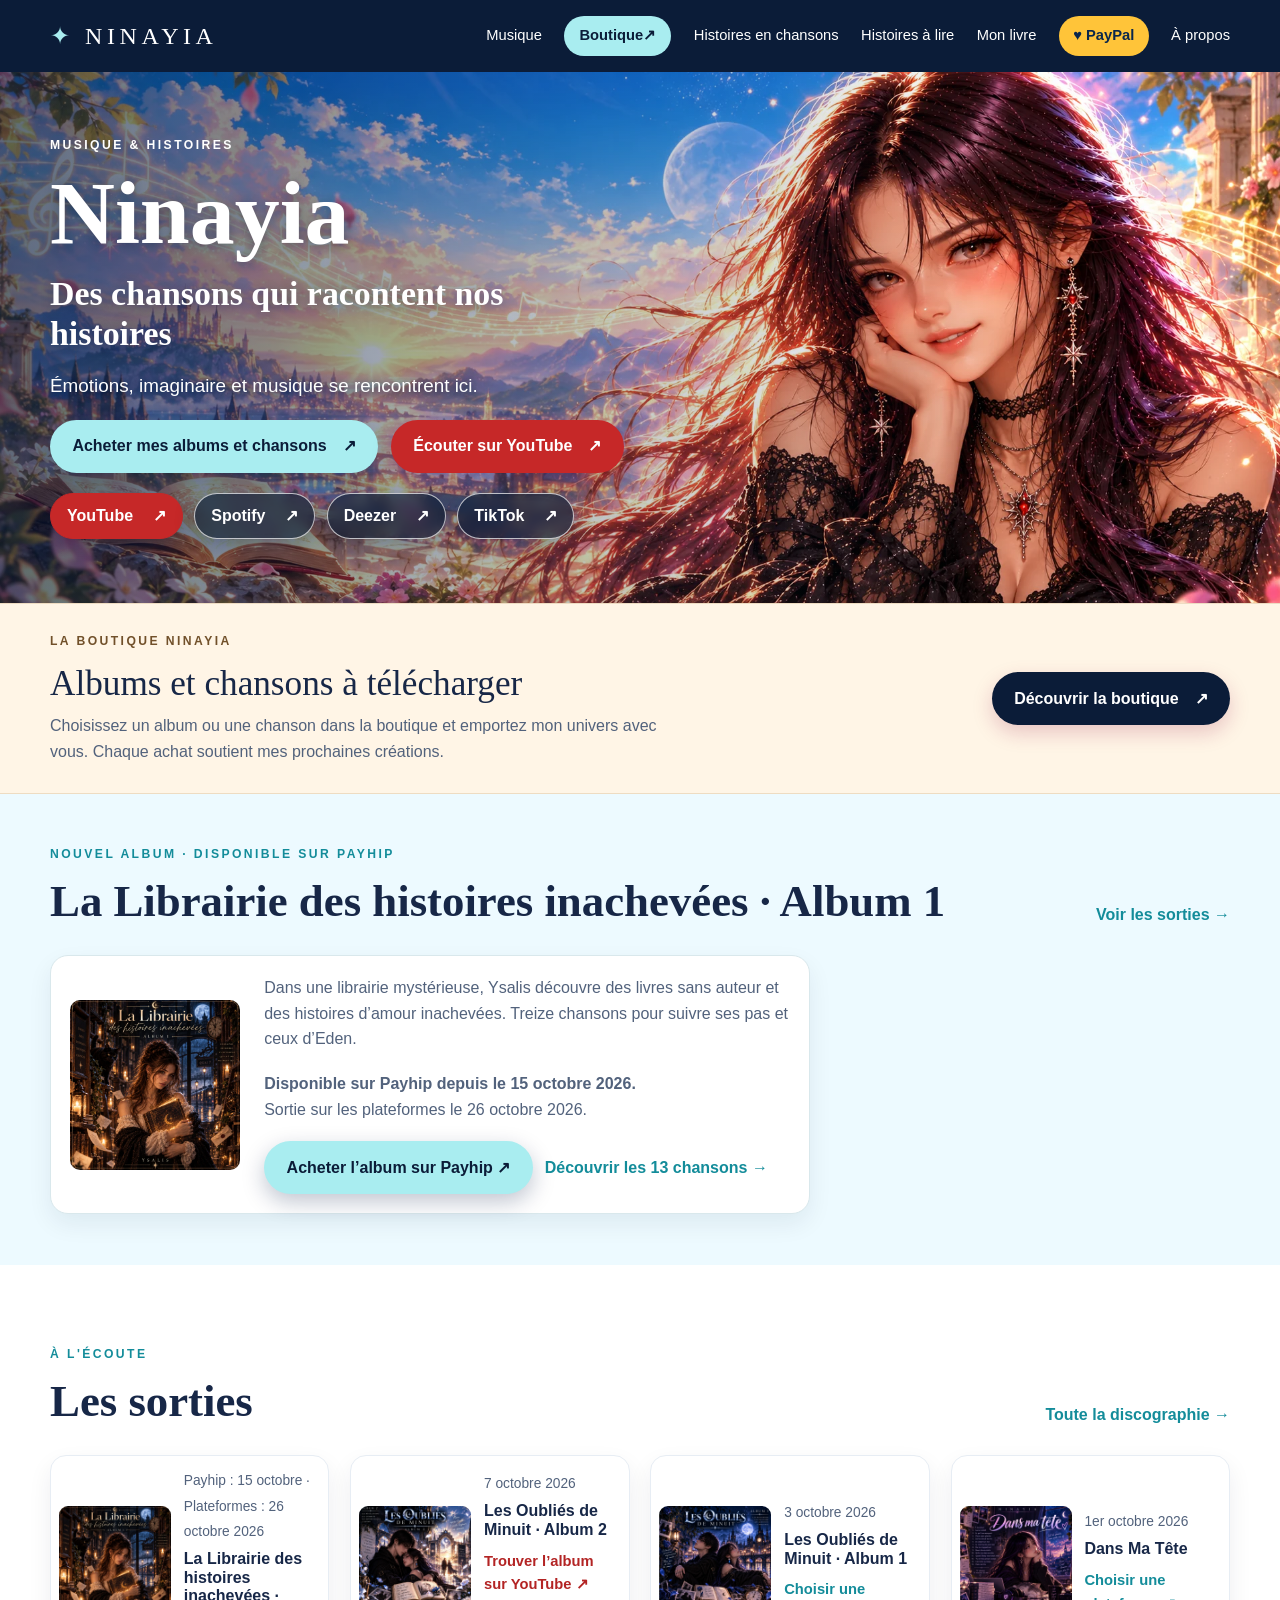
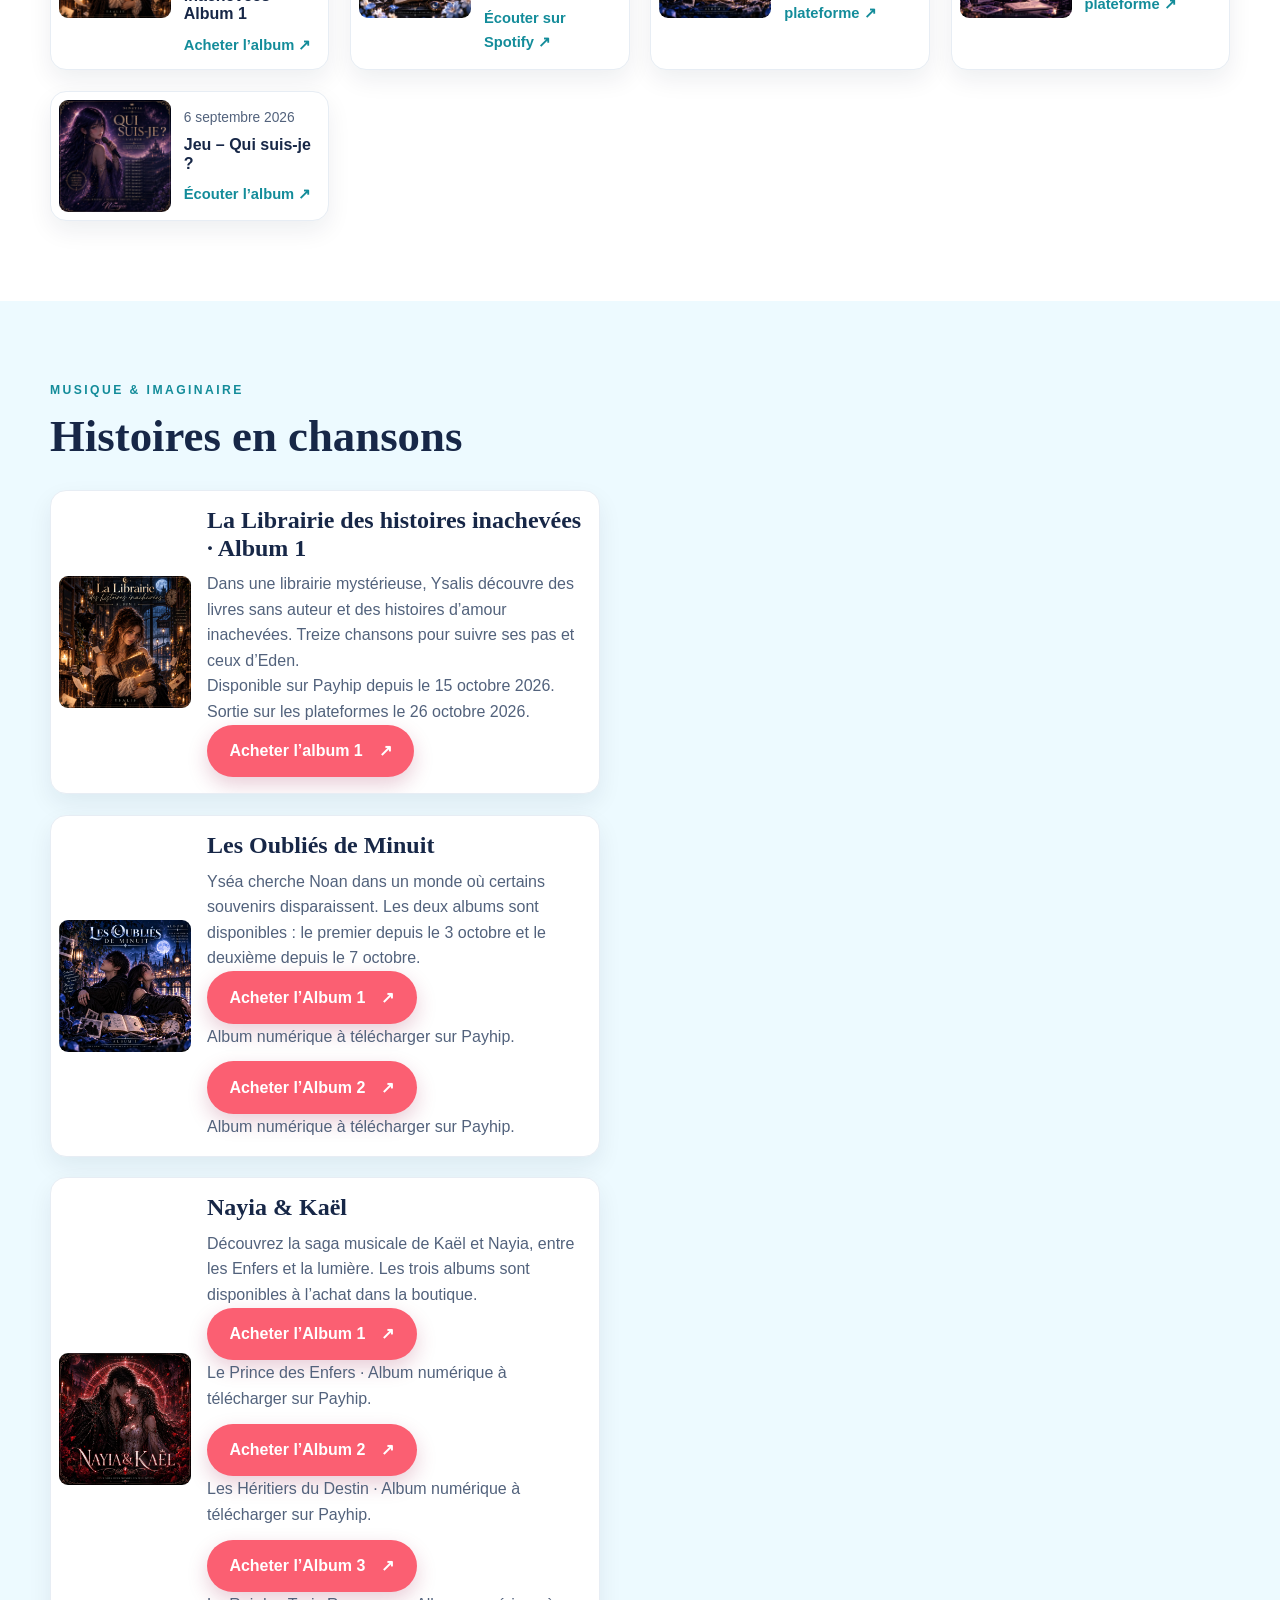
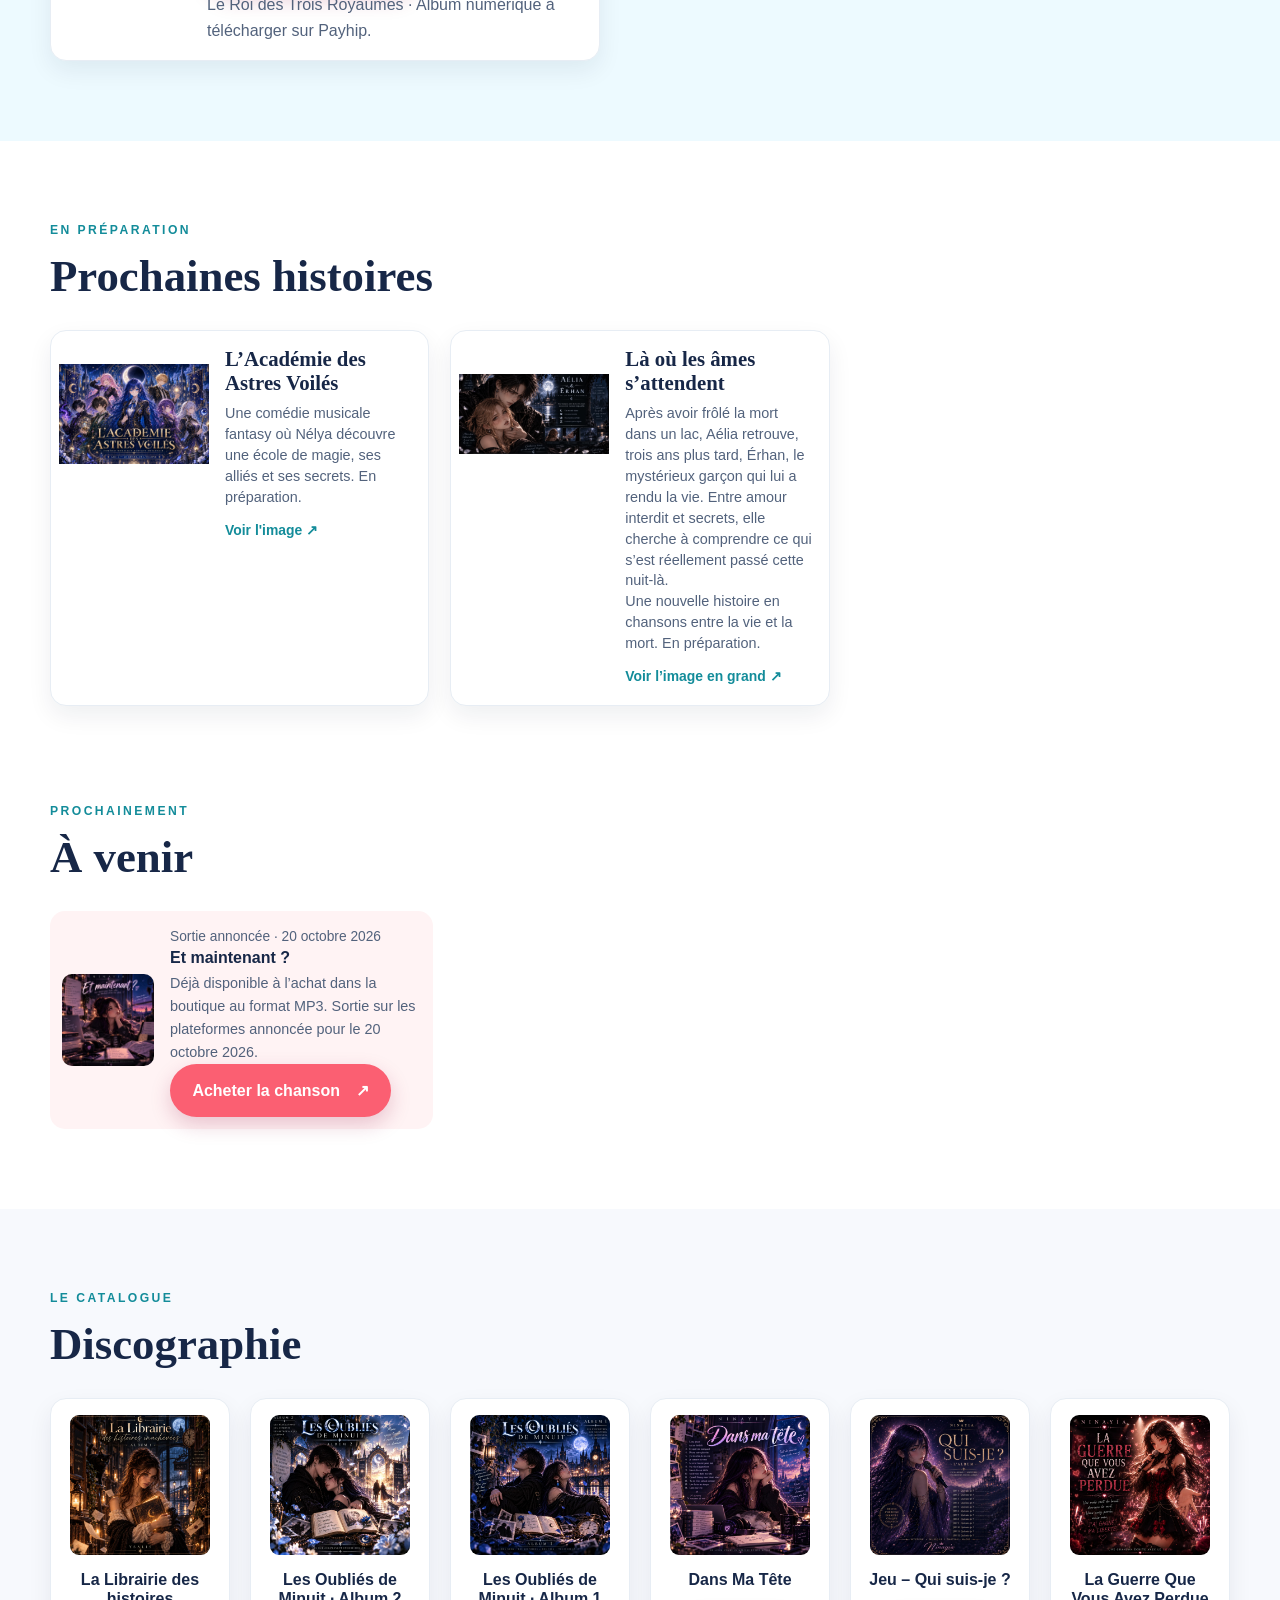
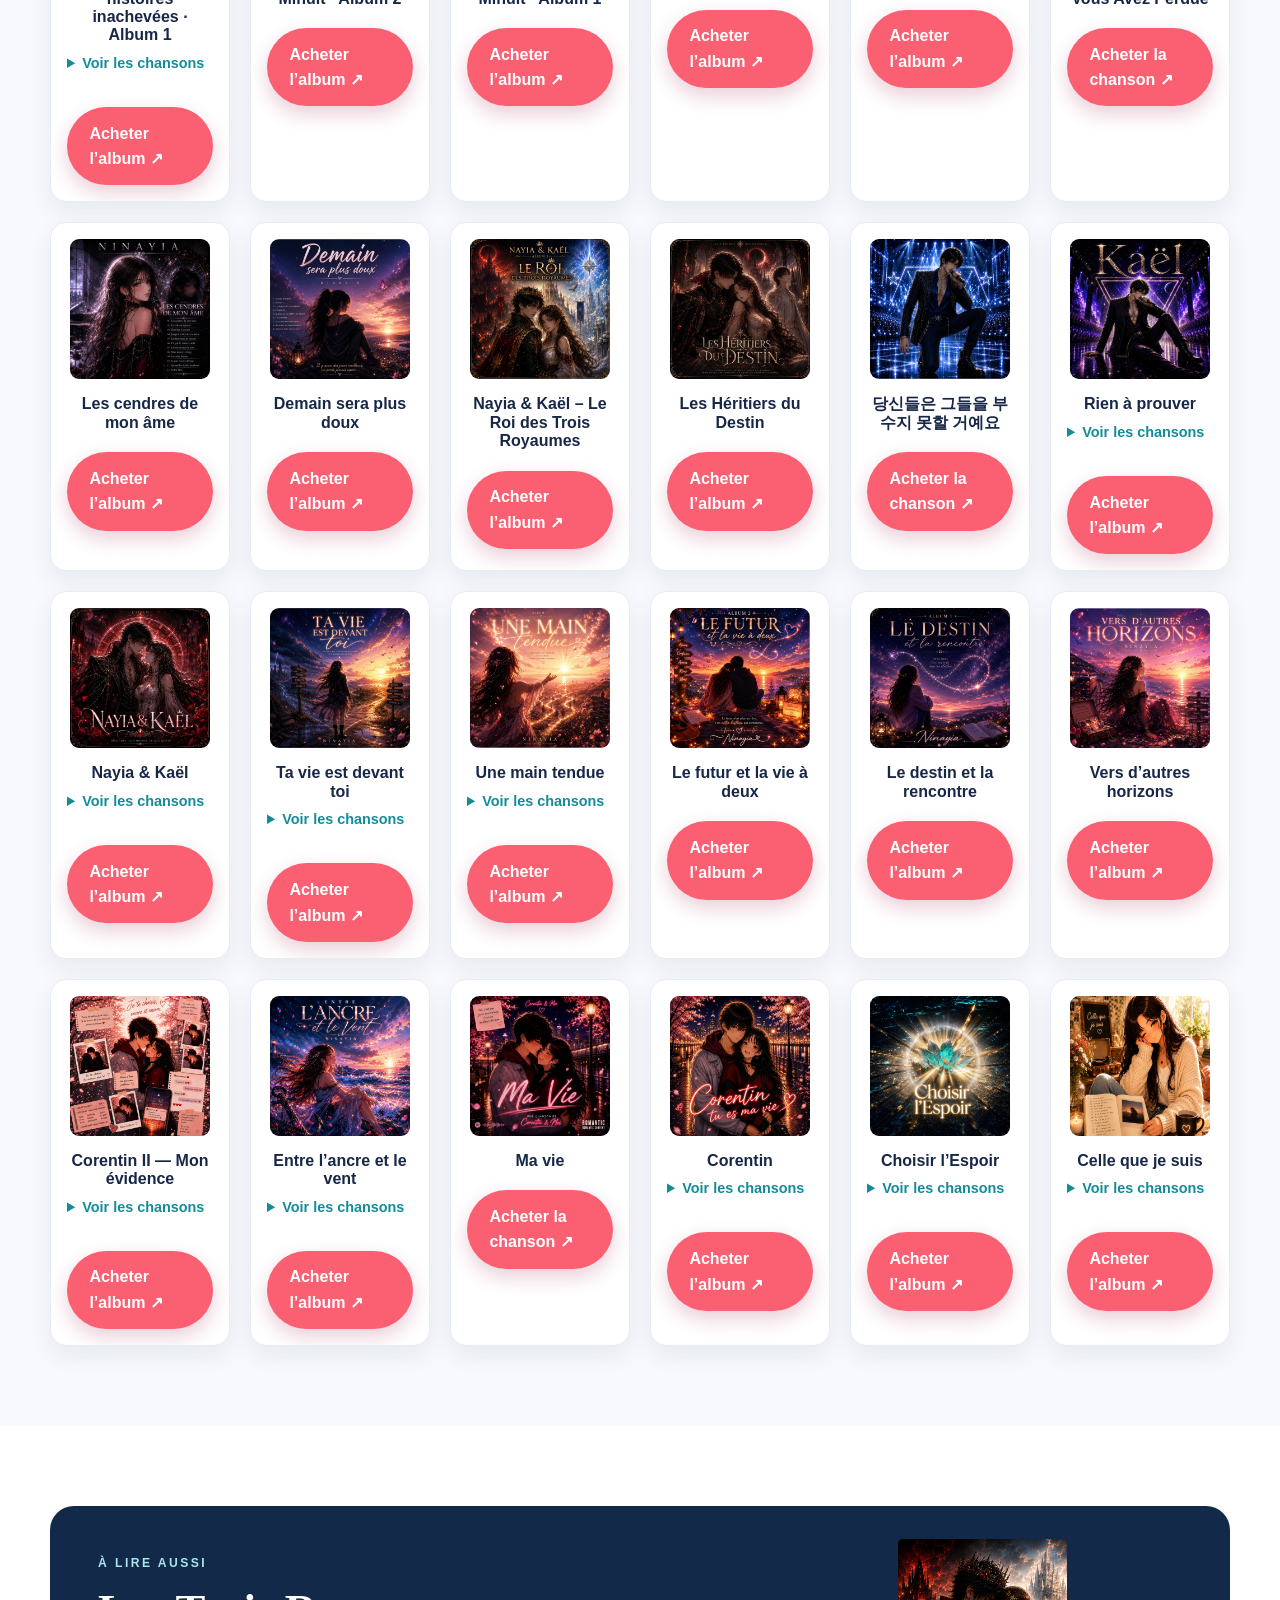
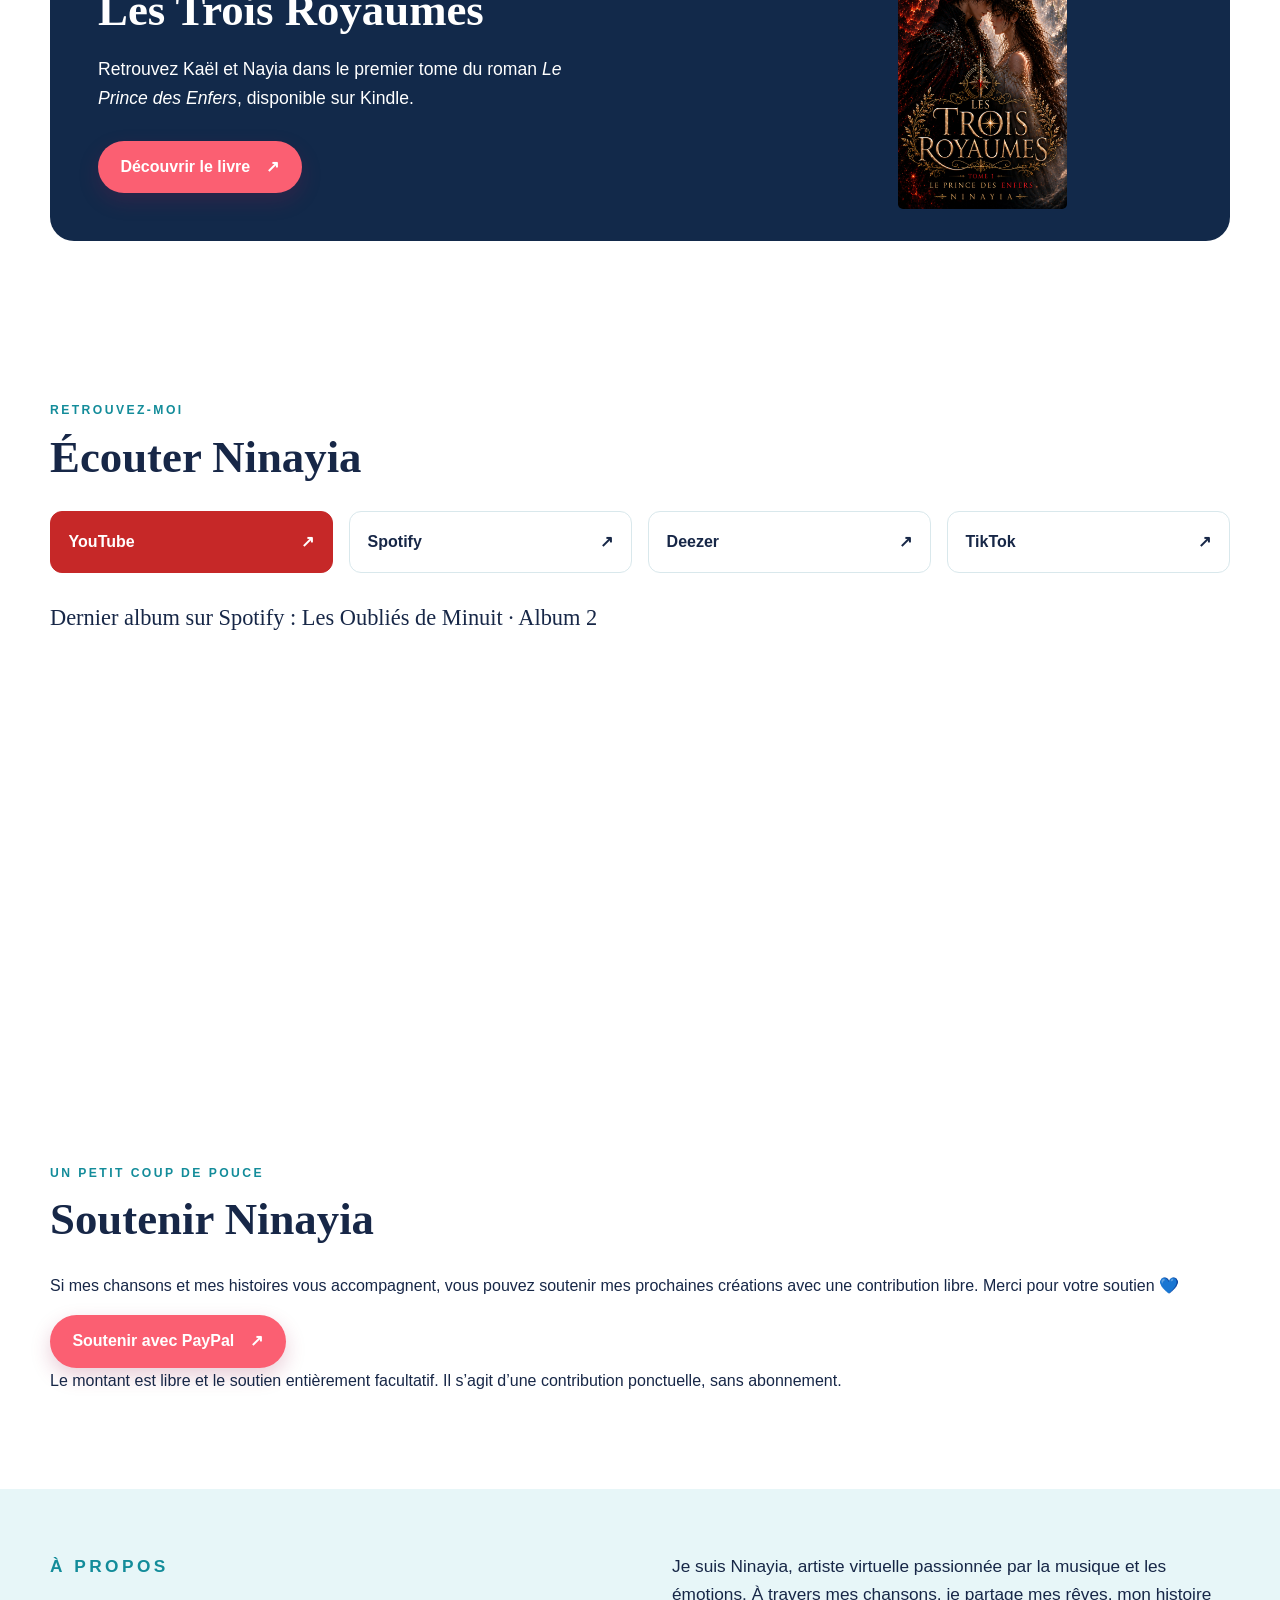
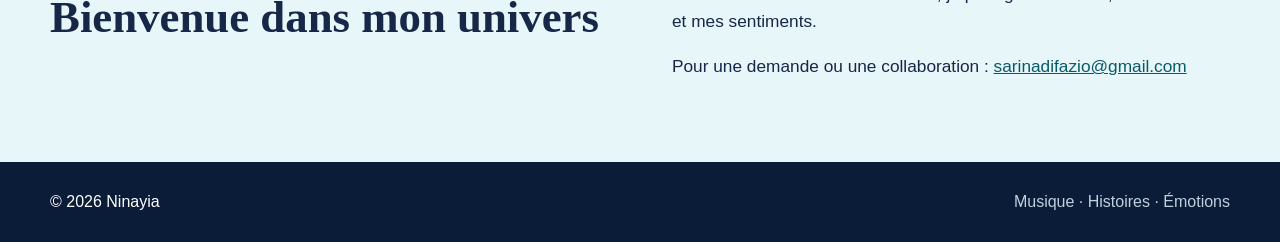
<file: index.html>
<!doctype html>
<html lang="fr">
<head>
  <meta charset="utf-8">
  <meta name="viewport" content="width=device-width, initial-scale=1">
  <meta name="google-site-verification" content="YjbAkp1KEgw3qsGIYtXvXOA59APlcBihhkhhGOFup78" />
  <meta name="description" content="Découvrez Ninayia : albums, chansons originales et histoires racontées en musique. Explorez les univers de Nayia et Kaël, Les Oubliés de Minuit et les prochaines histoires.">
  <link rel="canonical" href="https://sarinadi.github.io/Ninayia/">
  <meta property="og:type" content="website">
  <meta property="og:title" content="Ninayia — Musique et histoires en chansons">
  <meta property="og:description" content="Chansons originales, albums et univers fantastiques racontés en musique.">
  <meta property="og:url" content="https://sarinadi.github.io/Ninayia/">
  <title>Ninayia — Albums, musique et histoires en chansons</title>
  <link rel="stylesheet" href="style.css?v=20261009-paypal">
  <style>
    .youtube-primary{background:#c62828;color:#fff}
    .youtube-primary:hover,.youtube-primary:focus-visible{background:#a61f1f;color:#fff}
    .hero-platforms .youtube-primary,.platforms .youtube-primary{background:#c62828;color:#fff;border-color:#c62828}
    .hero-platforms .youtube-primary:hover,.platforms .youtube-primary:hover{background:#a61f1f;color:#fff}
    .listening-actions{display:flex;flex-wrap:wrap;gap:.75rem;align-items:center}
    .release-card .youtube-link{display:block;color:#b32424}

    .nav-links .shop-nav{display:inline-flex;align-items:center;padding:.5rem .95rem;border-radius:999px;background:#a9edf0;color:#0b1c38;font-weight:800;white-space:nowrap}
    .nav-links .shop-nav:hover,.nav-links .shop-nav:focus-visible{background:#d7f9fa;color:#0b1c38}
    .hero-actions{display:flex;flex-wrap:wrap;gap:.8rem;align-items:center}
    .shop-primary{background:#a9edf0;color:#0b1c38;box-shadow:0 8px 22px #071c4940}
    .shop-primary:hover,.shop-primary:focus-visible{background:#d7f9fa;color:#0b1c38}
    .shop-spotlight{background:#fff5e6;border-block:1px solid #eedcc2;padding-block:1.8rem}
    .shop-spotlight-inner{display:flex;align-items:center;justify-content:space-between;gap:2rem}
    .shop-spotlight h2{font:clamp(1.5rem,2.8vw,2.2rem)/1.2 Georgia,serif;margin:0 0 .5rem}
    .shop-spotlight p:last-child{margin:0;color:#52627c;max-width:620px}
    .shop-spotlight .eyebrow{color:#71502a}
    .shop-spotlight .button{flex-shrink:0;background:#0b1c38;color:white}
    .shop-spotlight .button:hover{background:#244574}
    @media(max-width:620px){.shop-spotlight-inner{align-items:flex-start;flex-direction:column;gap:1rem}.hero-actions .button{padding:.75rem 1.1rem;font-size:.94rem}.shop-spotlight{padding-block:1.4rem}}
  </style>
</head>
<body>
  <a class="skip" href="#contenu">Aller au contenu</a>
  <header class="site-header"><nav class="nav wrap" aria-label="Navigation principale">
    <a class="brand" href="index.html" aria-label="Ninayia, accueil"><span aria-hidden="true">✦</span> NINAYIA</a>
    <div class="nav-links"><a href="#musique">Musique</a><a class="shop-nav" href="https://payhip.com/Ninayia" target="_blank" rel="noopener noreferrer">Boutique <span aria-hidden="true">↗</span></a><a href="#histoires">Histoires en chansons</a><a href="histoires.html">Histoires à lire</a><a href="livre.html">Mon livre</a><a class="paypal-nav" href="https://www.paypal.com/donate/?business=97RWQAK34L696&amp;no_recurring=1&amp;currency_code=EUR" target="_blank" rel="noopener noreferrer" aria-label="Soutenir Ninayia avec PayPal">♥ PayPal</a><a href="#apropos">À propos</a></div>
  </nav></header>
  <main id="contenu">
    <section class="hero" aria-labelledby="hero-title"><div class="hero-inner wrap">
      <p class="eyebrow">Musique & histoires</p><h1 id="hero-title"><span class="hero-name">Ninayia</span><span class="hero-line">Des chansons qui racontent nos histoires</span></h1>
      <p>Émotions, imaginaire et musique se rencontrent ici.</p><div class="hero-actions"><a class="button shop-primary" href="https://payhip.com/Ninayia" target="_blank" rel="noopener noreferrer">Acheter mes albums et chansons <span aria-hidden="true">↗</span></a><a class="button youtube-primary" href="https://www.youtube.com/@Ninayia29" target="_blank" rel="noopener noreferrer">Écouter sur YouTube <span aria-hidden="true">↗</span></a></div>
      <nav class="hero-platforms" aria-label="Retrouver Ninayia sur les plateformes">
        <a class="youtube-primary" href="https://www.youtube.com/@Ninayia29" target="_blank" rel="noopener noreferrer">YouTube <span aria-hidden="true">↗</span></a>
        <a href="https://open.spotify.com/intl-fr/artist/1R3pg5xXF15uyrTNSZ6ivT" target="_blank" rel="noopener noreferrer">Spotify <span aria-hidden="true">↗</span></a>
        <a href="https://www.deezer.com/fr/artist/387460251" target="_blank" rel="noopener noreferrer">Deezer <span aria-hidden="true">↗</span></a>
                <a href="https://www.tiktok.com/@ninayia29" target="_blank" rel="noopener noreferrer">TikTok <span aria-hidden="true">↗</span></a>
      </nav>
    </div></section>

    <section id="boutique" class="shop-spotlight" aria-labelledby="boutique-title"><div class="wrap shop-spotlight-inner">
      <div><p class="eyebrow">La boutique Ninayia</p><h2 id="boutique-title">Albums et chansons à télécharger</h2><p>Choisissez un album ou une chanson dans la boutique et emportez mon univers avec vous. Chaque achat soutient mes prochaines créations.</p></div>
      <a class="button" href="https://payhip.com/Ninayia" target="_blank" rel="noopener noreferrer">Découvrir la boutique <span aria-hidden="true">↗</span></a>
    </div></section>
    <section id="ecouter" class="section featured-listening" aria-labelledby="ecouter-title"><div class="wrap">
      <div class="section-heading"><div><p class="eyebrow">Nouvel album · Disponible sur Payhip</p><h2 id="ecouter-title">La Librairie des histoires inachevées · Album 1</h2></div><a class="text-link" href="#musique">Voir les sorties →</a></div>
      <div class="featured-album"><img src="assets/covers/librairie-histoires-inachevees-album-1.webp" alt="Jaquette de La Librairie des histoires inachevées · Album 1" width="1000" height="1000"><div><p>Dans une librairie mystérieuse, Ysalis découvre des livres sans auteur et des histoires d’amour inachevées. Treize chansons pour suivre ses pas et ceux d’Eden.</p><p><strong>Disponible sur Payhip depuis le 15 octobre 2026.</strong><br>Sortie sur les plateformes le <time datetime="2026-10-26">26 octobre 2026</time>.</p><div class="listening-actions"><a class="button shop-primary" href="https://payhip.com/b/XhnMH" target="_blank" rel="noopener noreferrer">Acheter l’album sur Payhip ↗</a><a class="text-link" href="#discographie">Découvrir les 13 chansons →</a></div></div></div>
    </div></section>
    <section id="musique" class="section wrap">
      <div class="section-heading"><div><p class="eyebrow">À l'écoute</p><h2>Les sorties</h2></div><a class="text-link" href="#discographie">Toute la discographie <span aria-hidden="true">→</span></a></div>
      <div class="release-grid">
        <article class="release-card"><img src="assets/covers/librairie-histoires-inachevees-album-1.webp" alt="Jaquette de La Librairie des histoires inachevées · Album 1" width="1000" height="1000"><div><span class="meta">Payhip : 15 octobre · Plateformes : 26 octobre 2026</span><h3>La Librairie des histoires inachevées · Album 1</h3><a class="text-link" href="https://payhip.com/b/XhnMH" target="_blank" rel="noopener noreferrer">Acheter l’album ↗</a></div></article>
        <article class="release-card"><img src="assets/covers/album-2-les-oublies-de-minuit.webp" alt="Jaquette de Les Oubliés de Minuit · Album 2" width="1000" height="1000"><div><span class="meta">7 octobre 2026</span><h3>Les Oubliés de Minuit · Album 2</h3><a class="text-link youtube-link" href="https://www.youtube.com/@Ninayia29/search?query=Les%20Oubli%C3%A9s%20de%20Minuit" target="_blank" rel="noopener noreferrer">Trouver l’album sur YouTube <span aria-hidden="true">↗</span></a><a class="text-link" href="https://open.spotify.com/album/0u3WfFBbKsYdzRd0jKQDyH" target="_blank" rel="noopener noreferrer">Écouter sur Spotify <span aria-hidden="true">↗</span></a></div></article>
        <article class="release-card"><img src="assets/covers/album-1-les-oublies-de-minuit.webp" alt="Jaquette de Les Oubliés de Minuit · Album 1" width="1000" height="1000"><div><span class="meta">3 octobre 2026</span><h3>Les Oubliés de Minuit · Album 1</h3><a class="text-link" href="#plateformes">Choisir une plateforme <span aria-hidden="true">↗</span></a></div></article>
        <article class="release-card"><img src="assets/covers/dans-ma-tete.webp" alt="Jaquette de Dans Ma Tête" width="1000" height="1000"><div><span class="meta">1er octobre 2026</span><h3>Dans Ma Tête</h3><a class="text-link" href="#plateformes">Choisir une plateforme <span aria-hidden="true">↗</span></a></div></article>
        <article class="release-card"><img src="assets/covers/album-jeu-qui-suis-je.webp" alt="Jaquette de Jeu – Qui suis-je ?" width="1000" height="1000"><div><span class="meta">6 septembre 2026</span><h3>Jeu – Qui suis-je ?</h3><a class="text-link" href="#plateformes">Écouter l’album <span aria-hidden="true">↗</span></a></div></article>
      </div>
    </section>
    <section id="histoires" class="stories-section"><div class="wrap">
      <div class="section-heading"><div><p class="eyebrow">Musique & imaginaire</p><h2>Histoires en chansons</h2></div></div>
      <div class="story-grid">
        <article class="story-card"><img src="assets/covers/librairie-histoires-inachevees-album-1.webp" alt="Jaquette de La Librairie des histoires inachevées · Album 1" loading="lazy" width="1000" height="1000"><div><h3>La Librairie des histoires inachevées · Album 1</h3><p>Dans une librairie mystérieuse, Ysalis découvre des livres sans auteur et des histoires d’amour inachevées. Treize chansons pour suivre ses pas et ceux d’Eden.</p><p>Disponible sur Payhip depuis le 15 octobre 2026. Sortie sur les plateformes le 26 octobre 2026.</p><a class="button" href="https://payhip.com/b/XhnMH" target="_blank" rel="noopener noreferrer">Acheter l’album 1 <span aria-hidden="true">↗</span></a></div></article>
        <article class="story-card"><img src="assets/covers/album-1-les-oublies-de-minuit.webp" alt="Jaquette de l'album 1 des Oubliés de Minuit" loading="lazy" width="1000" height="1000"><div><h3>Les Oubliés de Minuit</h3><p>Yséa cherche Noan dans un monde où certains souvenirs disparaissent. Les deux albums sont disponibles : le premier depuis le 3 octobre et le deuxième depuis le 7 octobre.</p><a class="button" href="https://payhip.com/b/GWx9a" target="_blank" rel="noopener noreferrer" aria-label="Acheter Les Oubliés de Minuit — Album 1 sur Payhip">Acheter l’Album 1 <span aria-hidden="true">↗</span></a><p>Album numérique à télécharger sur Payhip.</p><a class="button" href="https://payhip.com/b/RWbuJ" target="_blank" rel="noopener noreferrer" aria-label="Acheter Les Oubliés de Minuit — Album 2 sur Payhip" style="margin-top:.75rem">Acheter l’Album 2 <span aria-hidden="true">↗</span></a><p>Album numérique à télécharger sur Payhip.</p></div></article>
        <article class="story-card"><img src="assets/covers/nayia-kael.webp" alt="Jaquette de Nayia & Kaël" loading="lazy" width="1000" height="1000"><div><h3>Nayia & Kaël</h3><p>Découvrez la saga musicale de Kaël et Nayia, entre les Enfers et la lumière. Les trois albums sont disponibles à l’achat dans la boutique.</p><a class="button" href="https://payhip.com/b/iKWJe" target="_blank" rel="noopener noreferrer" aria-label="Acheter Kaël et Nayia — Album 1 : Le Prince des Enfers sur Payhip">Acheter l’Album 1 <span aria-hidden="true">↗</span></a><p>Le Prince des Enfers · Album numérique à télécharger sur Payhip.</p><a class="button" href="https://payhip.com/b/RAnzd" target="_blank" rel="noopener noreferrer" aria-label="Acheter Kaël et Nayia — Album 2 : Les Héritiers du Destin sur Payhip" style="margin-top:.75rem">Acheter l’Album 2 <span aria-hidden="true">↗</span></a><p>Les Héritiers du Destin · Album numérique à télécharger sur Payhip.</p><a class="button" href="https://payhip.com/b/3WVhT" target="_blank" rel="noopener noreferrer" aria-label="Acheter Kaël et Nayia — Album 3 : Le Roi des Trois Royaumes sur Payhip" style="margin-top:.75rem">Acheter l’Album 3 <span aria-hidden="true">↗</span></a><p>Le Roi des Trois Royaumes · Album numérique à télécharger sur Payhip.</p></div></article>
      </div>
    </div></section>
    <section id="prochaines-histoires" class="section wrap future-stories">
      <div class="section-heading"><div><p class="eyebrow">En préparation</p><h2>Prochaines histoires</h2></div></div>
      <div class="story-grid future-grid">
        <article class="story-card"><img src="assets/stories/academie-astres-voiles.webp" alt="Nélya, Mélya, Elyan, Kaïros, Naël, Elarys et Astréa devant l’Académie des Astres Voilés" loading="lazy" width="1536" height="1024"><div><h3>L’Académie des Astres Voilés</h3><p>Une comédie musicale fantasy où Nélya découvre une école de magie, ses alliés et ses secrets. En préparation.</p><a class="text-link" href="assets/stories/academie-astres-voiles.webp" target="_blank" rel="noopener">Voir l'image ↗</a></div></article>
        <article class="story-card"><img src="assets/stories/aelia-erhan.webp" alt="Aélia et Érhan enlacés au bord d’un lac sous la lune" loading="lazy" width="1672" height="899"><div><h3>Là où les âmes s’attendent</h3><p>Après avoir frôlé la mort dans un lac, Aélia retrouve, trois ans plus tard, Érhan, le mystérieux garçon qui lui a rendu la vie. Entre amour interdit et secrets, elle cherche à comprendre ce qui s’est réellement passé cette nuit-là.</p><p>Une nouvelle histoire en chansons entre la vie et la mort. En préparation.</p><a class="text-link" href="assets/stories/aelia-erhan.webp" target="_blank" rel="noopener noreferrer">Voir l’image en grand ↗</a></div></article>
      </div>
    </section>
    <section id="a-venir" class="section wrap upcoming" aria-labelledby="a-venir-title">
      <div class="section-heading"><div><p class="eyebrow">Prochainement</p><h2 id="a-venir-title">À venir</h2></div></div>
      <div class="upcoming-grid"><article><img src="assets/covers/et-maintenant.svg" alt="Jaquette originale de Et maintenant ?" width="800" height="800" loading="lazy"><div><span class="meta">Sortie annoncée · 20 octobre 2026</span><h3>Et maintenant ?</h3><p>Déjà disponible à l’achat dans la boutique au format MP3. Sortie sur les plateformes annoncée pour le 20 octobre 2026.</p><a class="button" href="https://payhip.com/b/plUEw" target="_blank" rel="noopener noreferrer" aria-label="Acheter la chanson Et maintenant ? sur Payhip">Acheter la chanson <span aria-hidden="true">↗</span></a></div></article></div>
    </section>
    <section id="discographie" class="section discography"><div class="wrap"><div class="section-heading"><div><p class="eyebrow">Le catalogue</p><h2>Discographie</h2></div></div><div id="catalogue" class="catalogue-grid"></div></div></section>
    <section class="book-teaser wrap"><div><p class="eyebrow">À lire aussi</p><h2>Les Trois Royaumes</h2><p>Retrouvez Kaël et Nayia dans le premier tome du roman <em>Le Prince des Enfers</em>, disponible sur Kindle.</p><a class="button" href="livre.html">Découvrir le livre <span aria-hidden="true">↗</span></a></div><div class="book-teaser-art"><img src="assets/couverture-les-trois-royaumes.jpg" alt="Couverture du roman Les Trois Royaumes" loading="lazy" width="1248" height="2048"></div></section>
    <section id="plateformes" class="section wrap"><div class="section-heading"><div><p class="eyebrow">Retrouvez-moi</p><h2>Écouter Ninayia</h2></div></div><div class="platforms">
        <a class="youtube-primary" href="https://www.youtube.com/@Ninayia29" target="_blank" rel="noopener noreferrer">YouTube <span aria-hidden="true">↗</span></a>
      <a href="https://open.spotify.com/intl-fr/artist/1R3pg5xXF15uyrTNSZ6ivT" target="_blank" rel="noopener noreferrer">Spotify <span aria-hidden="true">↗</span></a>
      <a href="https://www.deezer.com/fr/artist/387460251" target="_blank" rel="noopener noreferrer">Deezer <span aria-hidden="true">↗</span></a>
            <a href="https://www.tiktok.com/@ninayia29" target="_blank" rel="noopener noreferrer">TikTok <span aria-hidden="true">↗</span></a>
    </div><div class="spotify-embed"><h3>Dernier album sur Spotify : Les Oubliés de Minuit · Album 2</h3><iframe title="Écouter Les Oubliés de Minuit · Album 2 sur Spotify" src="https://open.spotify.com/embed/album/0u3WfFBbKsYdzRd0jKQDyH" width="100%" height="352" style="border:0;border-radius:14px" allow="autoplay; clipboard-write; encrypted-media; fullscreen; picture-in-picture" loading="lazy"></iframe></div></section>
    <section id="soutenir" class="section wrap" aria-labelledby="soutenir-title">
      <div class="section-heading"><div><p class="eyebrow">Un petit coup de pouce</p><h2 id="soutenir-title">Soutenir Ninayia</h2></div></div>
      <p>Si mes chansons et mes histoires vous accompagnent, vous pouvez soutenir mes prochaines créations avec une contribution libre. Merci pour votre soutien 💙</p>
      <a class="button" href="https://www.paypal.com/donate/?business=97RWQAK34L696&amp;no_recurring=1&amp;currency_code=EUR" target="_blank" rel="noopener noreferrer">Soutenir avec PayPal <span aria-hidden="true">↗</span></a>
      <p>Le montant est libre et le soutien entièrement facultatif. Il s’agit d’une contribution ponctuelle, sans abonnement.</p>
    </section>
    <section id="apropos" class="about-section"><div class="wrap about-layout"><div><p class="eyebrow">À propos</p><h2>Bienvenue dans mon univers</h2></div><div><p>Je suis Ninayia, artiste virtuelle passionnée par la musique et les émotions. À travers mes chansons, je partage mes rêves, mon histoire et mes sentiments.</p><p>Pour une demande ou une collaboration : <a href="mailto:sarinadifazio@gmail.com">sarinadifazio@gmail.com</a></p></div></div></section>
  </main>
  <footer><div class="wrap">© 2026 Ninayia <span>Musique · Histoires · Émotions</span></div></footer>
  <script src="catalogue.js?v=20261015-librairie" defer></script>
<!-- Cloudflare Web Analytics -->
<script type="module" src="https://static.cloudflareinsights.com/beacon.min.js" data-cf-beacon='{"token":"de4c307391a5448eb5fc16b803e5e9bb"}'></script>
<!-- End Cloudflare Web Analytics -->
</body>
</html>
</file>
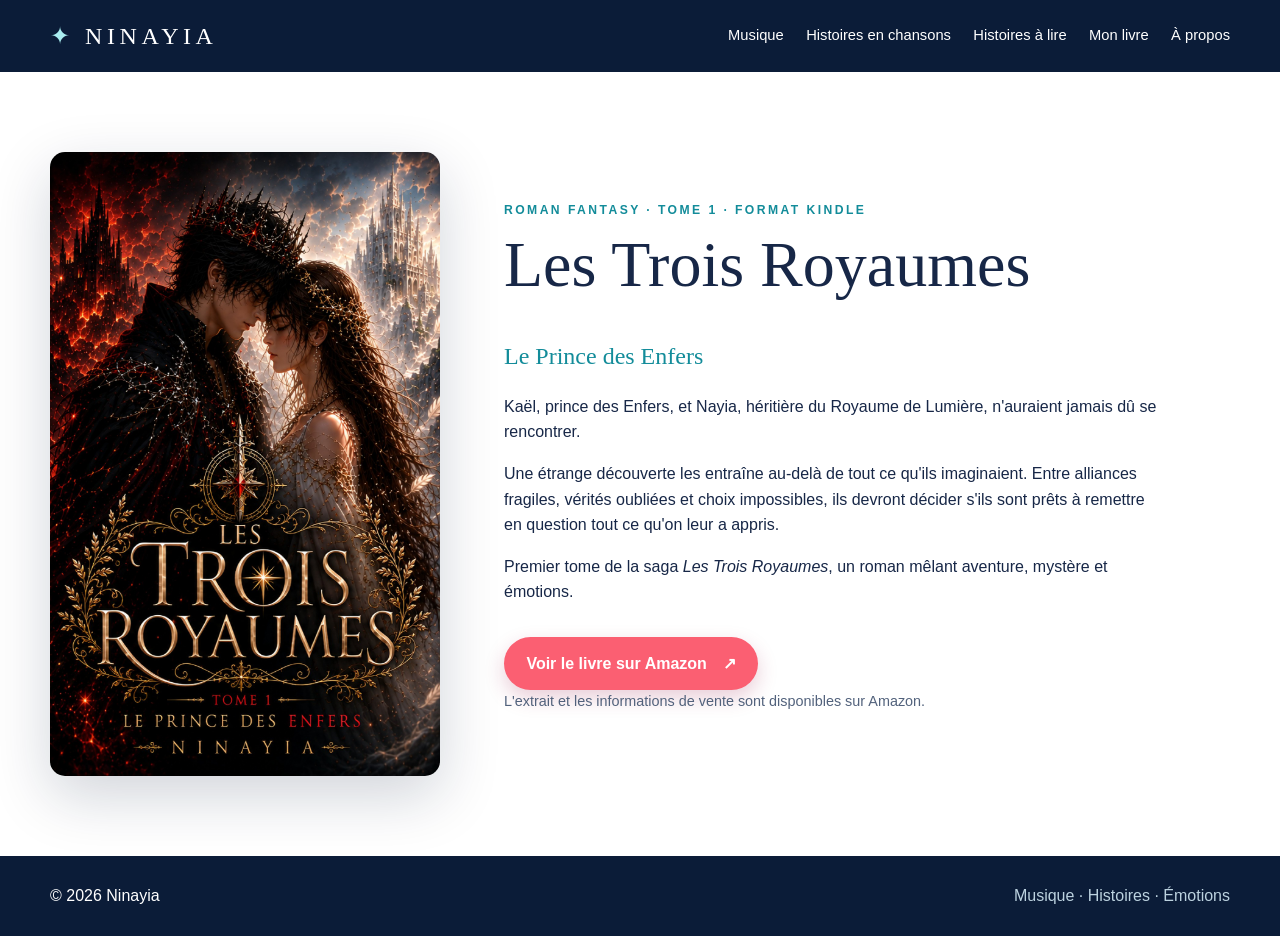
<file: livre.html>
<!doctype html>
<html lang="fr">
<head><meta charset="utf-8"><meta name="viewport" content="width=device-width, initial-scale=1"><meta name="description" content="Les Trois Royaumes, tome 1 : Le Prince des Enfers, le roman fantasy de Ninayia disponible au format Kindle."><link rel="canonical" href="https://sarinadi.github.io/Ninayia/livre.html"><meta property="og:type" content="book"><meta property="og:title" content="Les Trois Royaumes, tome 1 : Le Prince des Enfers"><meta property="og:description" content="Découvrez le roman fantasy de Ninayia, disponible au format Kindle."><meta property="og:url" content="https://sarinadi.github.io/Ninayia/livre.html"><title>Les Trois Royaumes, tome 1 : Le Prince des Enfers | Ninayia</title><link rel="stylesheet" href="style.css?v=20260928-jaquettes"></head>
<body>
<a class="skip" href="#contenu">Aller au contenu</a>
<header class="site-header"><nav class="nav wrap" aria-label="Navigation principale"><a class="brand" href="index.html"><span aria-hidden="true">✦</span> NINAYIA</a><div class="nav-links"><a href="index.html#musique">Musique</a><a href="index.html#histoires">Histoires en chansons</a><a href="histoires.html">Histoires à lire</a><a href="livre.html" aria-current="page">Mon livre</a><a href="index.html#apropos">À propos</a></div></nav></header>
<main id="contenu" class="book-page wrap"><div class="book-layout">
  <div class="book-art"><img src="assets/couverture-les-trois-royaumes.jpg" alt="Couverture du roman Les Trois Royaumes, tome 1 : Le Prince des Enfers" width="1248" height="2048"></div>
  <div class="book-copy"><p class="eyebrow">Roman fantasy · Tome 1 · Format Kindle</p><h1>Les Trois Royaumes</h1><p class="subtitle">Le Prince des Enfers</p>
    <p>Kaël, prince des Enfers, et Nayia, héritière du Royaume de Lumière, n'auraient jamais dû se rencontrer.</p>
    <p>Une étrange découverte les entraîne au-delà de tout ce qu'ils imaginaient. Entre alliances fragiles, vérités oubliées et choix impossibles, ils devront décider s'ils sont prêts à remettre en question tout ce qu'on leur a appris.</p>
    <p>Premier tome de la saga <em>Les Trois Royaumes</em>, un roman mêlant aventure, mystère et émotions.</p>
    <a class="button" href="https://www.amazon.fr/dp/B0H2X156JY" target="_blank" rel="noopener noreferrer">Voir le livre sur Amazon <span aria-hidden="true">↗</span></a>
    <p class="book-note">L'extrait et les informations de vente sont disponibles sur Amazon.</p>
  </div>
</div></main>
<footer><div class="wrap">© 2026 Ninayia <span>Musique · Histoires · Émotions</span></div></footer>
<!-- Cloudflare Web Analytics -->
<script type="module" src="https://static.cloudflareinsights.com/beacon.min.js" data-cf-beacon='{"token":"de4c307391a5448eb5fc16b803e5e9bb"}'></script>
<!-- End Cloudflare Web Analytics -->
</body></html>
</file>
<file: style.css>
:root{--navy:#0b1c38;--ink:#172747;--muted:#52627c;--coral:#fb5f72;--teal:#138c9a;--paper:#fff;--mist:#edfaff}
*{box-sizing:border-box}html{scroll-behavior:smooth}body{margin:0;background:var(--paper);color:var(--ink);font:1rem/1.6 "Segoe UI",Arial,sans-serif}img{display:block;max-width:100%}a{color:inherit}h1,h2,h3,p{margin-top:0}h1,h2,h3{line-height:1.15}h1,h2,.brand{font-family:Georgia,serif}.wrap{width:min(1180px,calc(100% - 40px));margin-inline:auto}.skip{position:absolute;left:-999px;top:0;background:white;z-index:20;padding:1rem}.skip:focus{left:0}.site-header{background:var(--navy);color:white;position:sticky;top:0;z-index:10}.nav{display:flex;align-items:center;justify-content:space-between;gap:1.5rem;min-height:72px}.brand{text-decoration:none;letter-spacing:.19em;font-size:1.5rem;white-space:nowrap}.brand span{color:#a9edf0}.nav-links{display:flex;align-items:center;gap:1.4rem;flex-wrap:wrap}.nav-links a{text-decoration:none;font-size:.92rem}.nav-links a:hover,.nav-links a:focus-visible{color:#ffc6c2}a:focus-visible,summary:focus-visible{outline:3px solid #00b7c8;outline-offset:4px}.hero{background:#265d95 url("assets/ninayia-banner.webp") center/cover no-repeat;min-height:520px;color:#fff;display:flex;align-items:center;position:relative}.hero:before{content:"";position:absolute;inset:0;background:linear-gradient(90deg,rgba(4,23,56,.64),rgba(4,23,56,.25) 46%,transparent 78%)}.hero-inner{position:relative;padding-block:4rem}.hero h1{font-size:clamp(2.5rem,5.4vw,5.2rem);max-width:630px;margin-bottom:1rem;text-shadow:0 2px 12px #0b1c3866}.hero p:not(.eyebrow){font-size:1.18rem;max-width:450px;text-shadow:0 2px 8px #071c49}.eyebrow{color:var(--teal);font-size:.76rem;font-weight:800;letter-spacing:.2em;text-transform:uppercase;margin-bottom:.7rem}.hero .eyebrow{color:#fff}.button{display:inline-flex;gap:1rem;align-items:center;text-decoration:none;background:var(--coral);color:white;font-weight:700;border-radius:999px;padding:.85rem 1.4rem;box-shadow:0 8px 20px #99184836}.button:hover{background:#df4259}.section{padding-block:5rem}.section-heading{display:flex;justify-content:space-between;align-items:end;gap:1.5rem;margin-bottom:1.7rem}.section h2,.stories-section h2,.about-section h2,.book-teaser h2{font-size:clamp(2rem,3.5vw,3.4rem);margin:0}.text-link{color:var(--teal);font-weight:700;text-decoration:none}.release-grid{display:grid;grid-template-columns:repeat(4,1fr);gap:1.3rem}.release-card,.story-card,.catalogue-card{border:1px solid #e7edf4;border-radius:16px;overflow:hidden;background:#fff;box-shadow:0 10px 25px #101d3712}.release-card img,.catalogue-card img{width:100%;aspect-ratio:1;object-fit:cover}.release-card div{padding:1rem 1.15rem 1.25rem}.release-card h3{font-size:1.12rem;margin:.4rem 0 0}.meta{color:var(--muted);font-size:.86rem}.stories-section{padding-block:5rem;background:var(--mist)}.story-grid{display:grid;grid-template-columns:repeat(3,1fr);gap:1.3rem}.story-card img,.story-type{width:100%;height:230px;object-fit:cover;object-position:center 35%}.story-card div:last-child{padding:1.2rem}.story-card h3{font-family:Georgia,serif;font-size:1.5rem;margin-bottom:.55rem}.story-card p{color:var(--muted);margin:0}.story-illustrated{background:#142546;color:white}.story-type{display:grid;place-items:center;font-family:Georgia,serif;font-size:7rem;color:#fed59b;background:radial-gradient(circle at 50% 45%,#6786be,#294370 55%,#142546);height:230px}.story-illustrated p{color:#dae8f6}.upcoming{padding-top:4.5rem}.upcoming-grid{display:grid;grid-template-columns:repeat(3,1fr);gap:1rem}.upcoming-grid article{display:flex;gap:1rem;align-items:center;padding:.75rem;border-radius:15px;background:#fff3f4}.upcoming-grid img{width:92px;aspect-ratio:1;object-fit:cover;border-radius:10px}.upcoming-grid h3{font-size:1rem;margin:0 0 .3rem}.upcoming-grid p{color:var(--muted);margin:0;font-size:.9rem}.discography{background:#f7f9fd}.catalogue-grid{display:grid;grid-template-columns:repeat(auto-fill,minmax(180px,1fr));gap:1.25rem}.catalogue-card h3{font-size:1rem;margin:0;padding:1rem 1rem .25rem}.catalogue-card details{padding:.2rem 1rem 1rem}.catalogue-card summary{cursor:pointer;color:var(--teal);font-weight:700;font-size:.9rem}.catalogue-card ul{padding-left:1.2rem;font-size:.88rem;color:var(--muted);max-height:240px;overflow:auto}.catalogue-card li{margin:.25rem 0}.book-teaser{display:grid;grid-template-columns:1fr 42%;align-items:center;gap:3rem;margin-block:5rem;background:#12294a;color:white;border-radius:24px;overflow:hidden}.book-teaser>div:first-child{padding:3rem}.book-teaser .eyebrow{color:#a8e6ea}.book-teaser p:not(.eyebrow){max-width:500px;font-size:1.1rem;margin:1.2rem 0 1.8rem}.book-teaser-art img{width:100%;height:390px;object-fit:cover}.platforms{display:grid;grid-template-columns:repeat(4,1fr);gap:1rem}.platforms a{border:1px solid #d9e8ec;border-radius:12px;padding:1.1rem;text-decoration:none;font-weight:700;display:flex;justify-content:space-between}.platforms a:hover{background:var(--mist)}.about-section{background:#e7f6f8;padding-block:4rem}.about-layout{display:grid;grid-template-columns:1fr 1fr;gap:4rem}.about-layout p{font-size:1.08rem}.about-layout a{color:#095a69}footer{background:var(--navy);color:#fff;padding:1.7rem 0}footer .wrap{display:flex;justify-content:space-between;gap:1rem}footer span{color:#bcd2df}
.book-page{min-height:calc(100vh - 150px);padding-block:5rem}.book-layout{display:grid;grid-template-columns:minmax(260px,390px) 1fr;gap:4rem;align-items:center}.book-art{border-radius:15px;overflow:hidden;box-shadow:0 20px 60px #0b1c3830}.book-art img{width:100%;height:auto}.book-copy h1{font:clamp(2.5rem,5vw,4.5rem)/1.07 Georgia,serif}.book-copy .subtitle{font:1.5rem Georgia,serif;color:var(--teal)}.book-copy p{max-width:660px}.book-copy .button{margin-top:1rem}.book-note{font-size:.9rem;color:var(--muted)}
.missing-cover{display:grid;place-items:center;aspect-ratio:1;background:radial-gradient(circle,#566ab1,#152a5c 65%,#0b1c38);color:#d7e2ff;font:5rem Georgia,serif}
.spotify-embed{margin-top:2rem;max-width:700px}
.hero-name{display:block;font-size:1.3em;line-height:1.02}.hero-line{display:block;font-size:.49em;line-height:1.2;max-width:560px;margin-top:.45em}
.release-card img,.catalogue-card img{height:auto;aspect-ratio:1;object-fit:cover}
.upcoming-grid img{height:92px}
@media(max-width:900px){.nav{align-items:flex-start;flex-direction:column;padding-block:.8rem;gap:.5rem}.nav-links{gap:.65rem 1rem}.hero{min-height:470px;background-position:57% center}.release-grid{grid-template-columns:repeat(2,1fr)}.story-grid{grid-template-columns:repeat(2,1fr)}.upcoming-grid{grid-template-columns:1fr 1fr}.platforms{grid-template-columns:repeat(2,1fr)}}
@media(max-width:620px){.wrap{width:min(100% - 28px,1180px)}.nav-links{font-size:.9rem}.hero{min-height:520px;background-position:67% center;align-items:end}.hero:before{background:linear-gradient(0deg,rgba(4,23,56,.89),rgba(4,23,56,.25) 75%)}.hero-inner{padding-block:2rem}.hero h1{font-size:2.45rem;max-width:360px}.hero p:not(.eyebrow){font-size:1rem}.section,.stories-section{padding-block:3.2rem}.section-heading{align-items:start;flex-direction:column;gap:.4rem}.release-grid,.story-grid,.upcoming-grid,.platforms{grid-template-columns:1fr 1fr}.story-card img,.story-type{height:160px}.story-card h3{font-size:1.2rem}.story-card div:last-child{padding:1rem}.story-card p{font-size:.9rem}.upcoming-grid{grid-template-columns:1fr}.book-teaser{grid-template-columns:1fr;margin-block:3rem}.book-teaser>div:first-child{padding:2rem}.book-teaser-art img{height:220px}.about-layout,.book-layout{grid-template-columns:1fr;gap:2rem}.book-page{padding-block:2.5rem}footer .wrap{flex-direction:column}.catalogue-grid{grid-template-columns:repeat(2,minmax(0,1fr))}}

/* Jaquettes compactes : proportions carrées et couvertures complètes. */
.release-card{display:flex;align-items:center;min-height:124px}
.release-card img{width:112px;height:112px;flex:0 0 112px;aspect-ratio:1;object-fit:contain;margin:.5rem 0 .5rem .5rem;border-radius:9px}
.release-card div{min-width:0;padding:.7rem .8rem}
.release-card h3{font-size:1rem;overflow-wrap:anywhere}
.catalogue-card img,.catalogue-card .missing-cover{width:140px;height:140px;aspect-ratio:1;object-fit:contain;margin:1rem auto 0;border-radius:9px}
.catalogue-card .missing-cover{font-size:3.5rem}
.catalogue-card h3{text-align:center;overflow-wrap:anywhere}
.story-card{display:flex;align-items:center;min-height:148px}
.story-card img,.story-card .story-type{width:132px;height:132px;flex:0 0 132px;aspect-ratio:1;object-fit:contain;object-position:center;margin:.5rem 0 .5rem .5rem;border-radius:9px}
.story-card .story-type{font-size:4rem}
.story-card div:last-child{min-width:0;padding:1rem}
.upcoming-grid img{width:92px;height:92px;flex:0 0 92px;aspect-ratio:1;object-fit:contain}
.book-teaser-art{display:flex;align-items:center;justify-content:center;padding:1.25rem}
.book-teaser-art img{width:auto;max-width:100%;height:270px;object-fit:contain;border-radius:5px}
@media(max-width:900px){.release-grid{grid-template-columns:repeat(2,minmax(0,1fr))}.story-grid{grid-template-columns:1fr}}
@media(max-width:620px){.release-grid,.story-grid{grid-template-columns:1fr}.release-card img{width:100px;height:100px;flex-basis:100px}.story-card img,.story-card .story-type{width:112px;height:112px;flex-basis:112px}.book-teaser-art img{height:220px}}
.stories-section .story-grid{grid-template-columns:minmax(0,550px)}
.future-stories{padding-bottom:1.5rem}
.future-grid .story-card{align-items:flex-start;min-height:180px}
.future-grid .story-card img{width:150px;height:150px;flex:0 0 150px;object-fit:contain}
.future-grid .story-card h3{font-size:1.3rem}
.future-grid .story-card p{font-size:.9rem;line-height:1.45}
.future-grid .story-card .text-link{display:inline-block;margin-top:.7rem;font-size:.87rem}
.spotify-embed h3{font:1.4rem Georgia,serif;margin-bottom:.8rem}
@media(max-width:620px){.future-grid .story-card img{width:112px;height:112px;flex-basis:112px}.future-grid .story-card h3{font-size:1.15rem}}

.featured-listening{background:var(--mist);padding-block:3.2rem}
.featured-listening .spotify-embed{max-width:760px;margin-top:0}
.featured-listening .spotify-embed p{color:var(--muted);margin-bottom:.9rem}
.featured-listening .spotify-embed iframe{display:block}
.release-card .text-link{display:inline-block;margin-top:.65rem;font-size:.92rem}

.featured-album{display:flex;align-items:center;gap:1.5rem;max-width:760px;padding:1.2rem;border:1px solid #d9e8ec;border-radius:18px;background:white;box-shadow:0 10px 25px #101d3712}
.featured-album img{width:170px;height:170px;flex:0 0 170px;object-fit:contain;border-radius:10px}
.featured-album p{color:var(--muted);margin-bottom:1.2rem}
@media(max-width:620px){.featured-album{align-items:flex-start;gap:1rem;padding:1rem}.featured-album img{width:108px;height:108px;flex-basis:108px}.featured-album .button{font-size:.88rem;padding:.7rem 1rem}}

/* Liens directs visibles sur la bannière. */
.hero-platforms{display:flex;flex-wrap:wrap;gap:.7rem;margin-top:1.25rem;max-width:660px}
.hero-platforms a{display:inline-flex;align-items:center;justify-content:space-between;gap:1.25rem;min-height:46px;padding:.55rem 1rem;border:1px solid #ffffffb3;border-radius:999px;background:#0b1c38a8;color:#fff;text-decoration:none;font-weight:700;box-shadow:0 6px 20px #071c494d;backdrop-filter:blur(6px)}
.hero-platforms a:hover,.hero-platforms a:focus-visible{background:#fff;color:#0b1c38}
@media(max-width:620px){.hero-platforms{display:grid;grid-template-columns:repeat(2,minmax(0,1fr));max-width:390px;gap:.55rem}.hero-platforms a{font-size:.88rem;padding:.55rem .85rem}.hero-inner{padding-bottom:2.2rem}}

/* Soutien visible dans la navigation principale. */
.nav-links .paypal-nav{display:inline-flex;align-items:center;justify-content:center;gap:.35rem;padding:.5rem .9rem;border-radius:999px;background:#ffc439;color:#09264c;font-weight:800;white-space:nowrap}
.nav-links .paypal-nav:hover,.nav-links .paypal-nav:focus-visible{background:#ffdc7c;color:#09264c}
</file>
